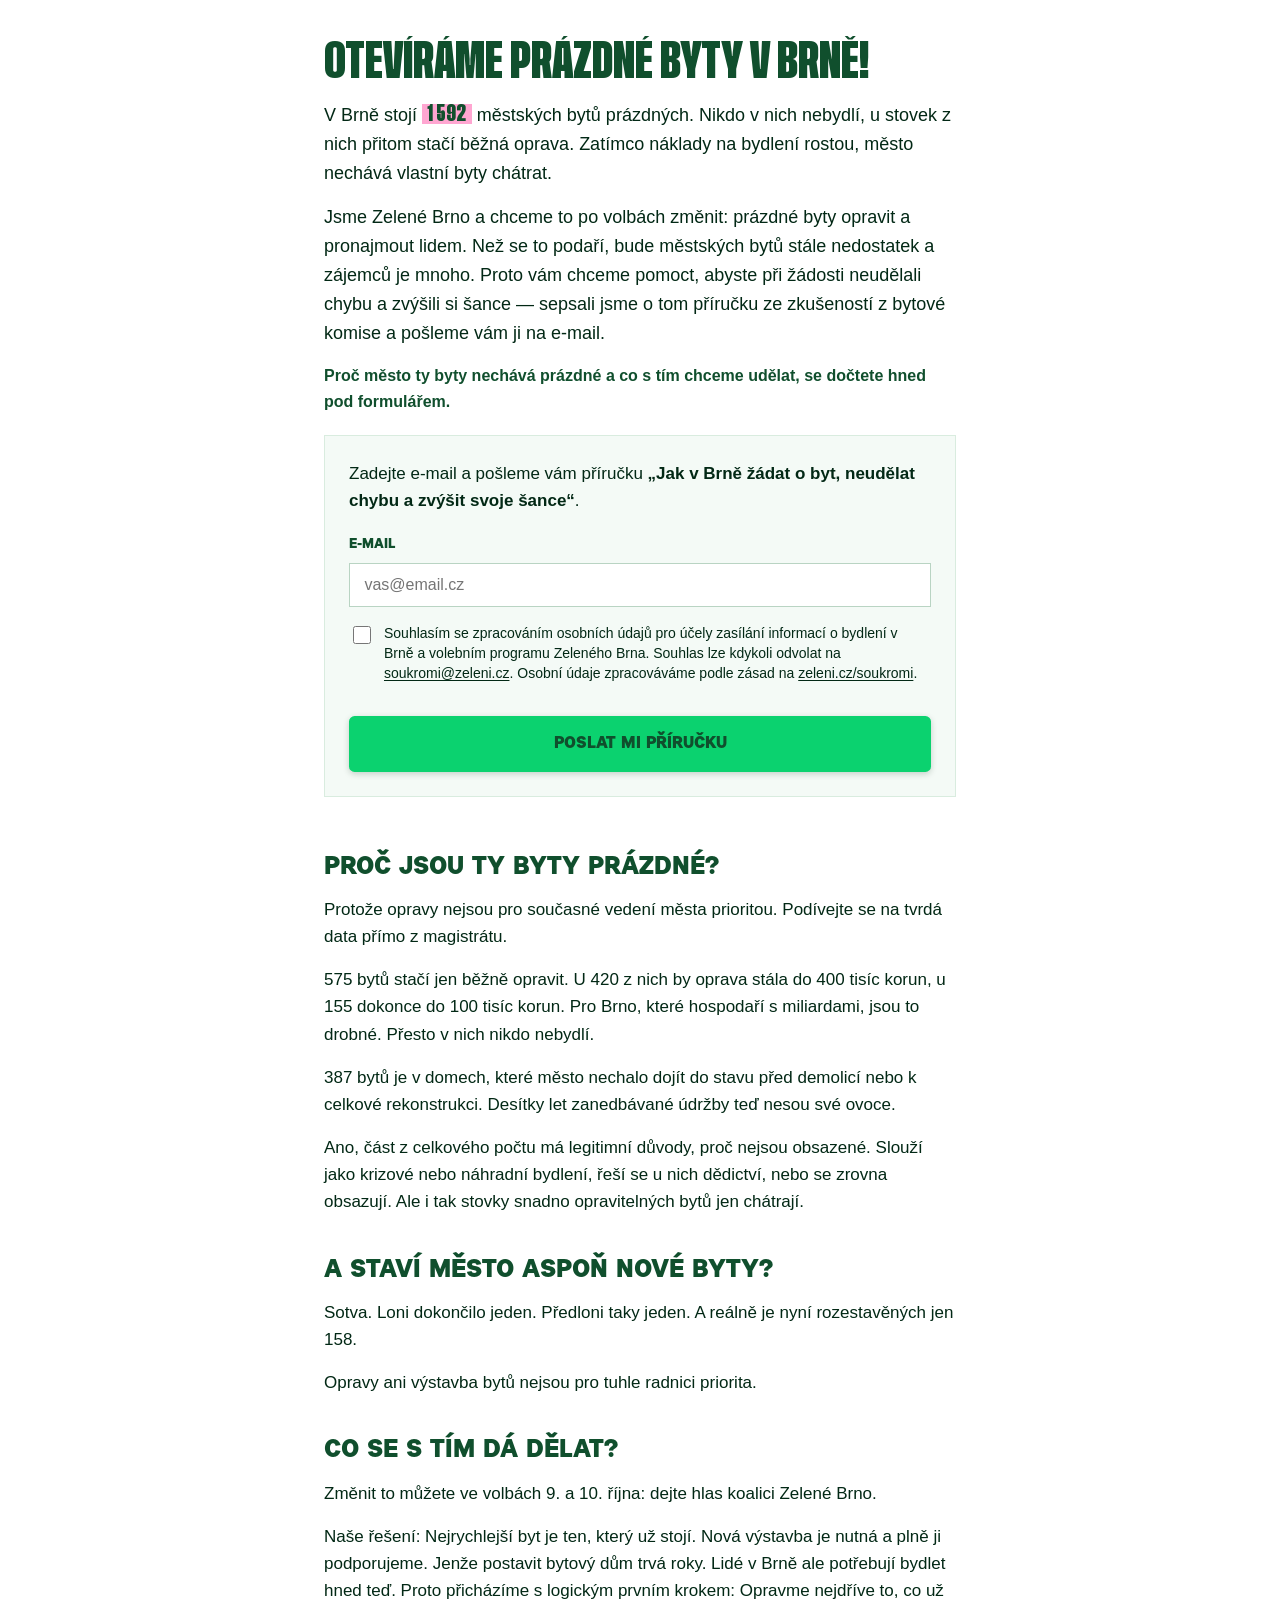
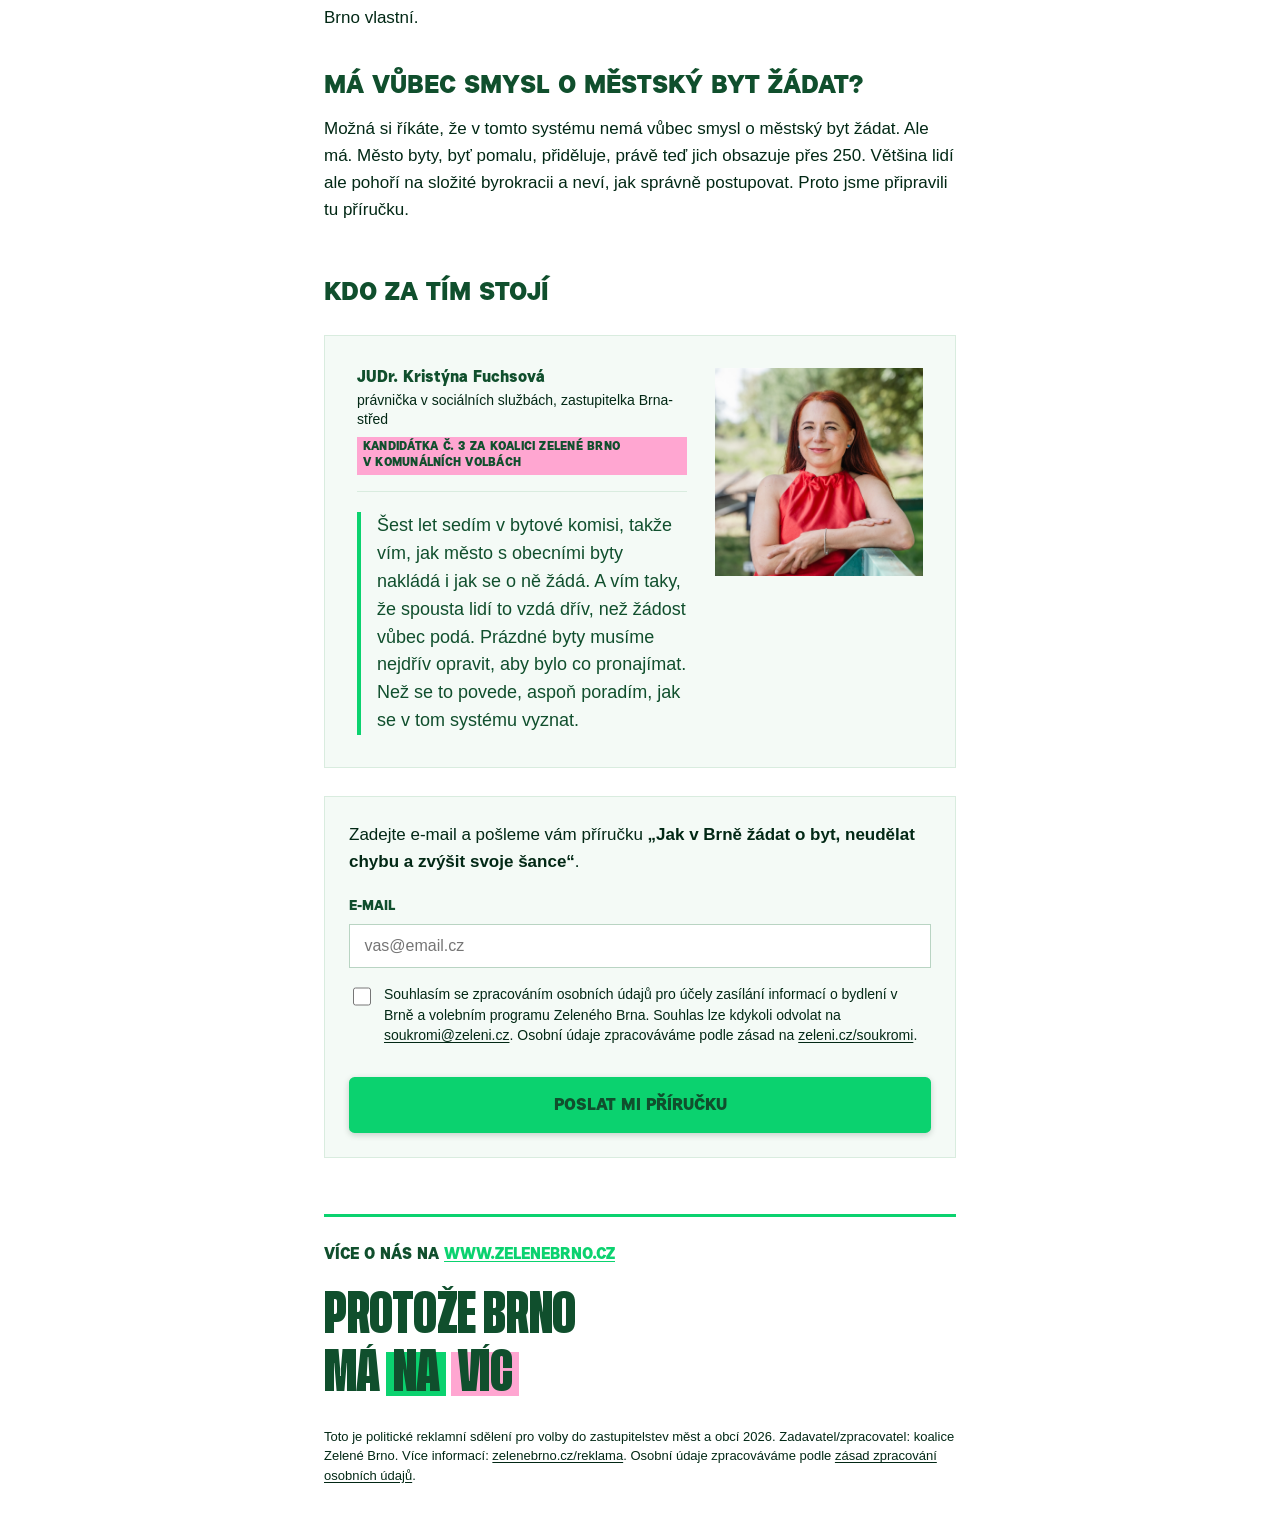
<file: index.html>
<!doctype html>
<html lang="cs">
<head>
<meta charset="utf-8">
<meta name="viewport" content="width=device-width, initial-scale=1">
<title>Otevíráme prázdné byty v Brně</title>
<meta name="description" content="V Brně stojí 1 592 prázdných městských bytů, ve kterých nikdo nebydlí. Zjistěte proč – a jak požádat o městský byt.">
<link rel="canonical" href="https://www.prazdnebytybrno.cz/">
<meta name="theme-color" content="#0bd26f">

<!-- Open Graph / náhled při sdílení (WhatsApp, Messenger…) -->
<meta property="og:type" content="website">
<meta property="og:locale" content="cs_CZ">
<meta property="og:site_name" content="Zelené Brno">
<meta property="og:url" content="https://www.prazdnebytybrno.cz/">
<meta property="og:title" content="Otevíráme prázdné byty v Brně">
<meta property="og:description" content="V Brně stojí 1 592 prázdných městských bytů, ve kterých nikdo nebydlí. Zjistěte proč – a jak požádat o městský byt.">
<meta property="og:image" content="https://www.prazdnebytybrno.cz/images/og-image.png">
<meta property="og:image:width" content="1200">
<meta property="og:image:height" content="630">
<meta property="og:image:alt" content="Brno má 1 592 prázdných městských bytů. Proč? Dozvíte se na prazdnebytybrno.cz">
<meta name="twitter:card" content="summary_large_image">

<!-- Favicon: motiv klíče, viz zadání sekce 6 -->
<link rel="icon" type="image/svg+xml" href="favicon.svg">
<link rel="icon" type="image/png" sizes="32x32" href="favicon-32.png">
<link rel="apple-touch-icon" sizes="180x180" href="apple-touch-icon.png">

<link rel="preload" href="fonts/TuskerGrotesk-5700Bold.woff2" as="font" type="font/woff2" crossorigin>
<link rel="stylesheet" href="css/style.css?v=3">

<script>
/* Výběr varianty podle utm_source. Musí běžet synchronně v <head>, ještě než
   se vykreslí <body>, jinak by na zlomek sekundy problikla výchozí varianta
   všem (viz zadání sekce 6, "Pravidla výběru varianty"). */
(function () {
  var ALLOWED = ["klic", "plakat", "mhd", "ig", "fb", "manychat", "share"];
  // Další utm_source hodnoty, které mají spustit stejnou variantu obsahu
  // jako klíčová z ALLOWED (typicky další odkaz/kanál pro tutéž kampaň).
  var ALIASES = { klic1: "klic", klic2: "klic", letak: "mhd" };
  var value = "default";
  var utmSource = "";
  try {
    var raw = new URLSearchParams(window.location.search).get("utm_source") || "";
    var normalized = raw.toLowerCase().trim();
    utmSource = normalized;
    var resolved = ALIASES[normalized] || normalized;
    if (ALLOWED.indexOf(resolved) !== -1) {
      value = resolved;
    }
  } catch (e) {
    /* poškozený query string apod. -> zůstává default */
  }
  document.documentElement.classList.add("variant-" + value);
  // variant řídí obsah stránky (jen hodnoty z ALLOWED), utmSource jde beze
  // změny do Action Network jako zdroj — i když do whitelistu nezapadá.
  window.__pbb = { variant: value, utmSource: utmSource };
})();
</script>
</head>
<body>
<noscript>
  <div class="wrap" style="padding-top:2rem">
    <h1>Otevíráme prázdné byty v Brně!</h1>
    <p>V Brně stojí 1 592 městských bytů prázdných. Nikdo v nich nebydlí, u stovek z nich přitom stačí běžná oprava. Zatímco náklady na bydlení rostou, město nechává vlastní byty chátrat.</p>
    <p>Tahle stránka potřebuje pro odeslání e-mailu a zobrazení obsahu zapnutý JavaScript.</p>
  </div>
</noscript>

<main class="wrap">

  <!-- ===== HERO — varianty hlavy ===== -->
  <section class="hero">

    <!-- Default, MHD i leták sdílejí jednu hlavu — liší se jen v měření zdroje. -->
    <div data-variant-block="default">
      <h1>Otevíráme prázdné byty v Brně!</h1>
      <p>V Brně stojí <span class="num-highlight">1&nbsp;592</span> městských bytů prázdných. Nikdo v nich nebydlí, u stovek z nich přitom stačí běžná oprava. Zatímco náklady na bydlení rostou, město nechává vlastní byty chátrat.</p>
      <p>Jsme Zelené Brno a chceme to po volbách změnit: prázdné byty opravit a pronajmout lidem. Než se to podaří, bude městských bytů stále nedostatek a zájemců je mnoho. Proto vám chceme pomoct, abyste při žádosti neudělali chybu a zvýšili si šance — sepsali jsme o tom příručku ze zkušeností z bytové komise a pošleme vám ji na e-mail.</p>
      <p class="signpost">Proč město ty byty nechává prázdné a co s tím chceme udělat, se dočtete hned pod formulářem.</p>
    </div>

    <div data-variant-block="plakat">
      <h1>Otevíráme prázdné byty v Brně!</h1>
      <p>Proč město nechává <span class="num-highlight">1&nbsp;592</span> svých bytů prázdných, zatímco náklady na bydlení v Brně raketově rostou?</p>
      <p>Odpověď najdete níž na téhle stránce. Čeká tam na vás i příručka „Jak v Brně žádat o byt, neudělat chybu a zvýšit svoje šance“ — protože městských bytů není dostatek, je o to důležitější podat žádost správně.</p>

      <div class="choice-buttons">
        <a class="btn-choice" href="#form-bottom" data-umami-event="volba_prirucka">Chci příručku</a>
        <a class="btn-choice btn-choice--secondary" href="#proc-jsou-prazdne" data-umami-event="volba_proc">Nejprve chci vědět, proč jsou byty prázdné</a>
      </div>
    </div>

    <div data-variant-block="klic">
      <h1>Otevíráme prázdné byty v Brně!</h1>
      <p>Právě jste našli symbolický klíč od městského bytu, ve kterém nikdo nebydlí. Možná roky. A zdaleka není jediný.</p>

      <p><strong>Tipněte si: kolik prázdných městských bytů je v Brně?</strong></p>
      <div class="quiz-buttons" id="quiz-buttons">
        <button type="button" data-guess="do-500">do 500</button>
        <button type="button" data-guess="kolem-1000">kolem 1 000</button>
        <button type="button" data-guess="pres-1500">přes 1 500</button>
      </div>

      <div class="quiz-answer" id="quiz-answer">
        <p>Je jich <span class="num-highlight">1&nbsp;592</span>. Tolik bytů ve vlastnictví města stojí prázdných, zatímco tisíce lidí v Brně shánějí bydlení za rozumnou cenu.</p>
        <p class="brand-reveal">Jsme Zelené Brno a tenhle problém nás štve stejně jako vás. Po volbách chceme prázdné byty urychleně opravit a pronajmout lidem.</p>
        <p>Klíč, který jste našli, si nechte jako dárek — funguje jako žeton do vozíku v supermarketu. A na konci stránky na vás čeká ještě jedna praktická věc: příručka „Jak v Brně žádat o byt, neudělat chybu a zvýšit svoje šance“. Protože městských bytů není dostatek, je o to důležitější při žádosti postupovat správně. Tato příručka vám pomůže.</p>

        <div class="choice-buttons">
          <a class="btn-choice" href="#form-bottom" data-umami-event="volba_prirucka">Chci příručku</a>
          <a class="btn-choice btn-choice--secondary" href="#proc-jsou-prazdne" data-umami-event="volba_proc">Nejprve chci vědět, proč jsou byty prázdné</a>
        </div>
      </div>
    </div>

  </section>

  <!-- ===== Formulář nahoře (jen default/mhd/letak/ig/fb/manychat/share) ===== -->
  <div data-form-top>
    <div class="form-block" data-form-instance="top" id="form-top"></div>
  </div>

  <!-- ===== Společná sekce ===== -->
  <section class="section">
    <h2 id="proc-jsou-prazdne">Proč jsou ty byty prázdné?</h2>
    <p>Protože opravy nejsou pro současné vedení města prioritou. Podívejte se na tvrdá data přímo z magistrátu.</p>
    <p>575 bytů stačí jen běžně opravit. U 420 z nich by oprava stála do 400 tisíc korun, u 155 dokonce do 100 tisíc korun. Pro Brno, které hospodaří s miliardami, jsou to drobné. Přesto v nich nikdo nebydlí.</p>
    <p>387 bytů je v domech, které město nechalo dojít do stavu před demolicí nebo k celkové rekonstrukci. Desítky let zanedbávané údržby teď nesou své ovoce.</p>
    <p>Ano, část z celkového počtu má legitimní důvody, proč nejsou obsazené. Slouží jako krizové nebo náhradní bydlení, řeší se u nich dědictví, nebo se zrovna obsazují. Ale i tak stovky snadno opravitelných bytů jen chátrají.</p>

    <h2>A staví město aspoň nové byty?</h2>
    <p>Sotva. Loni dokončilo jeden. Předloni taky jeden. A reálně je nyní rozestavěných jen 158.</p>
    <p>Opravy ani výstavba bytů nejsou pro tuhle radnici priorita.</p>

    <h2>Co se s tím dá dělat?</h2>
    <p>Změnit to můžete ve volbách 9. a 10. října: dejte hlas koalici Zelené Brno.</p>
    <p>Naše řešení: Nejrychlejší byt je ten, který už stojí. Nová výstavba je nutná a plně ji podporujeme. Jenže postavit bytový dům trvá roky. Lidé v Brně ale potřebují bydlet hned teď. Proto přicházíme s logickým prvním krokem: Opravme nejdříve to, co už Brno vlastní.</p>

    <h2>Má vůbec smysl o městský byt žádat?</h2>
    <p>Možná si říkáte, že v tomto systému nemá vůbec smysl o městský byt žádat. Ale má. Město byty, byť pomalu, přiděluje, právě teď jich obsazuje přes 250. Většina lidí ale pohoří na složité byrokracii a neví, jak správně postupovat. Proto jsme připravili tu příručku.</p>
  </section>

  <!-- ===== Kdo za tím stojí ===== -->
  <section class="section">
    <h2>Kdo za tím stojí</h2>
    <figure class="author-card">
      <img class="author-photo" src="images/kristyna-fuchsova.jpg" width="916" height="915" alt="JUDr. Kristýna Fuchsová">
      <div class="author-body">
        <figcaption class="author-caption">
          <cite class="author-name">JUDr. Kristýna Fuchsová</cite>
          <span class="author-role">právnička v sociálních službách, zastupitelka Brna-střed</span>
          <span class="author-candidate">kandidátka č.&nbsp;3 za koalici Zelené Brno v&nbsp;komunálních volbách</span>
        </figcaption>
        <blockquote class="author-quote">
          <p>Šest let sedím v bytové komisi, takže vím, jak město s obecními byty nakládá i jak se o ně žádá. A vím taky, že spousta lidí to vzdá dřív, než žádost vůbec podá. Prázdné byty musíme nejdřív opravit, aby bylo co pronajímat. Než se to povede, aspoň poradím, jak se v tom systému vyznat.</p>
        </blockquote>
      </div>
    </figure>
  </section>

  <!-- ===== Formulář dole (vždy) ===== -->
  <div class="form-block" data-form-instance="bottom" id="form-bottom"></div>

  <!-- ===== Patička ===== -->
  <footer class="refrain-bar">
    <p class="footer-links">
      Více o nás na <a href="https://zelenebrno.cz/">www.zelenebrno.cz</a>
    </p>

    <div class="refrain" role="img" aria-label="Protože Brno má na víc">
      <span class="refrain-line">PROTOŽE BRNO</span>
      <span class="refrain-line"><span class="refrain-word">MÁ</span><span class="plate plate--green">NA</span><span class="plate plate--pink">VÍC</span></span>
    </div>
    <!-- TODO: nahradit finální vektorovou grafikou refrénu od grafika (v křivkách), viz zadání sekce 5.
         Zatím je refrén sázen živým textem ve stejném fontu jako vizuální náhrada. -->

    <p class="legal-text">
      Toto je politické reklamní sdělení pro volby do zastupitelstev měst a obcí 2026. Zadavatel/zpracovatel: koalice Zelené Brno. Více informací: <a href="https://zelenebrno.cz/reklama/">zelenebrno.cz/reklama</a>. Osobní údaje zpracováváme podle <a href="https://zeleni.cz/soukromi">zásad zpracování osobních údajů</a>.
    </p>
  </footer>

</main>

<!-- Šablona formuláře: shared komponenta, klonuje se do #form-top a #form-bottom, viz js/script.js -->
<template id="form-template">
  <div class="form-body">
    <p>Zadejte e-mail a pošleme vám příručku <strong>„Jak v Brně žádat o byt, neudělat chybu a zvýšit svoje šance“</strong>.</p>
    <form novalidate>
      <div class="hp-field" aria-hidden="true">
        <label>Nevyplňujte, pokud jste člověk
          <input type="text" name="website" data-field="website" tabindex="-1" autocomplete="off">
        </label>
      </div>

      <div class="form-row">
        <label>E-mail
          <input type="email" name="email" data-field="email" required autocomplete="email" placeholder="vas@email.cz">
        </label>
        <div class="field-error" data-role="email-error">Zadejte prosím platný e-mail.</div>
      </div>

      <label class="consent-row">
        <input type="checkbox" name="consent" data-field="consent">
        <span class="consent-text">Souhlasím se zpracováním osobních údajů pro účely zasílání informací o bydlení v Brně a volebním programu Zeleného Brna. Souhlas lze kdykoli odvolat na <a href="mailto:soukromi@zeleni.cz">soukromi@zeleni.cz</a>. Osobní údaje zpracováváme podle zásad na <a href="https://zeleni.cz/soukromi">zeleni.cz/soukromi</a>.</span>
      </label>
      <div class="field-error" data-role="consent-error">Pro odeslání je potřeba zaškrtnout souhlas se zpracováním osobních údajů.</div>

      <div class="form-message" data-role="form-message">Nepodařilo se to uložit, zkuste to prosím znovu.</div>
      <button type="submit" class="btn-submit" data-role="submit">Poslat mi příručku</button>
    </form>
  </div>

  <div class="form-confirmation" data-role="confirmation-top">
    <p>Hotovo, příručku máte ve schránce. Než ji otevřete, přečtěte si, proč v Brně stojí 1&nbsp;592 bytů prázdných.</p>
  </div>

  <div class="form-confirmation" data-role="confirmation-bottom">
    <!-- Když člověk odeslal nahoře, potvrzení už četl a tady by se opakovalo.
         Skryje se, viz .is-druhotne v js/script.js. -->
    <p data-role="hotovo">Hotovo, příručku máte ve schránce.</p>
    <p>Pošlete tuhle stránku někomu, kdo v Brně řeší bydlení.</p>
    <div class="share-buttons" data-role="share-buttons">
      <button type="button" data-share="primary">Sdílet</button>
    </div>
  </div>
</template>

<script src="js/script.js" defer></script>
<!-- Umami Cloud, bezplatný tarif — bez cookies, viz zadání sekce 7 "Měření návštěvnosti". -->
<script defer src="https://cloud.umami.is/script.js" data-website-id="62a01224-ac96-45a6-869b-b391063c22ae"></script>
</body>
</html>
</file>
<file: css/style.css>
/* Zelené Brno — Otevíráme prázdné byty v Brně
   Barvy a fonty dle grafického manuálu Zelené Brno 2026 (viz zadani-prazdne-byty-brno.md, sekce 5) */

@font-face {
  font-family: "Tusker Grotesk";
  src:
    url("../fonts/TuskerGrotesk-5700Bold.woff2") format("woff2"),
    url("../fonts/TuskerGrotesk-5700Bold.woff") format("woff");
  font-weight: 700;
  font-style: normal;
  font-display: swap;
}

@font-face {
  font-family: "Urban Grotesk Black";
  src: url("../fonts/Urban-Grotesk-Black.otf") format("opentype");
  font-weight: 900;
  font-style: normal;
  font-display: swap;
}

:root {
  --color-bg: #ffffff;
  --color-headline: #104f2d;
  --color-text: #022815;
  --color-accent: #0bd26f;
  --color-highlight: #ffa6d1;
  --color-error: #b3001b;
  --font-display: "Tusker Grotesk", "Arial Narrow", sans-serif;
  --font-label: "Urban Grotesk Black", "Arial Black", sans-serif;
  --font-body:
    -apple-system, BlinkMacSystemFont, "Segoe UI", Roboto, "Helvetica Neue",
    Arial, sans-serif;
  --content-width: 42rem;
}

* {
  box-sizing: border-box;
}

html {
  scroll-behavior: smooth;
}

@media (prefers-reduced-motion: reduce) {
  * {
    transition: none !important;
  }

  html {
    scroll-behavior: auto;
  }
}

html,
body {
  margin: 0;
  padding: 0;
}

body {
  background: var(--color-bg);
  color: var(--color-text);
  font-family: var(--font-body);
  font-size: 1.0625rem;
  line-height: 1.6;
  -webkit-font-smoothing: antialiased;
}

img {
  max-width: 100%;
  display: block;
}

a {
  color: var(--color-accent);
  text-decoration: underline;
  text-underline-offset: 0.15em;
}

a:hover {
  text-decoration-thickness: 2px;
}

.wrap {
  max-width: var(--content-width);
  margin: 0 auto;
  padding: 0 1.25rem;
}

/* --- Nadpisy --- */

h1,
.h1 {
  font-family: var(--font-display);
  font-weight: 700;
  color: var(--color-headline);
  font-size: clamp(1.5rem, 4.6vw, 2.5rem);
  line-height: 1.1;
  text-transform: uppercase;
  text-wrap: balance;
  margin: 0 0 1rem;
}

h2,
.h2 {
  font-family: var(--font-label);
  font-weight: 900;
  color: var(--color-headline);
  font-size: clamp(1.25rem, 4vw, 1.625rem);
  line-height: 1.2;
  text-transform: uppercase;
  margin: 2.5rem 0 0.75rem;
}

/* První nadpis v sekci nepotřebuje vlastní horní mezeru — sčítala by se
   s odsazením sekce a vznikla by zbytečně velká díra. */
.section > h2:first-child {
  margin-top: 0;
}

p {
  margin: 0 0 1rem;
}

/* Číslo 1 592: Tusker Grotesk + růžová plocha jako zvýraznění pod tmavým textem */
.num-highlight {
  font-family: var(--font-display);
  font-weight: 700;
  color: var(--color-headline);
  background: var(--color-highlight);
  padding: 0.05em 0.3em;
  white-space: nowrap;
}

/* --- Hero (hlava nad ohybem) --- */

.hero {
  padding: 2.5rem 0 0.5rem;
}

.hero p {
  font-size: 1.125rem;
}

/* Rozcestník: ohlásí dopředu, co čtenáře čeká dál. U variant s formulářem
   nahoře upozorní, že argumentace pokračuje pod ním; u plakátu a klíče
   naopak upoutá na příručku na konci stránky, kam by jinak nikdo nedošel. */
.hero p.signpost {
  font-size: 1rem;
  color: var(--color-headline);
  font-weight: 600;
  margin-bottom: 0;
}

.hero p.signpost a {
  color: var(--color-headline);
}

/* Skrýt varianty hlavy dokud JS nerozhodne, aby nedošlo k probliknutí špatné varianty */
[data-variant-block] {
  display: none;
}

html.variant-default [data-variant-block~="default"],
html.variant-ig [data-variant-block~="default"],
html.variant-fb [data-variant-block~="default"],
html.variant-share [data-variant-block~="default"],
html.variant-mhd [data-variant-block~="default"],
html.variant-letak [data-variant-block~="default"],
html.variant-plakat [data-variant-block~="plakat"],
html.variant-klic [data-variant-block~="klic"] {
  display: block;
}

/* ManyChat (odběratelé aktualizací): text před formulářem už znají, takže
   dostanou jen formulář bez titulku a úvodu. Zbytek stránky pod ním zůstává. */
html.variant-manychat .hero {
  display: none;
}

html.variant-manychat [data-form-top] {
  padding-top: 2.5rem;
}

/* Formulář nahoře jen u variant default-like a mhd/letak, ne u plakátu a klíče */
[data-form-top] {
  display: none;
}

html.variant-default [data-form-top],
html.variant-ig [data-form-top],
html.variant-fb [data-form-top],
html.variant-manychat [data-form-top],
html.variant-share [data-form-top],
html.variant-mhd [data-form-top],
html.variant-letak [data-form-top] {
  display: block;
}

/* Dokud JS nerozhodl o variantě (žádná html.variant-* třída), nic z hero neukazuj,
   aby default varianta nenaskočila na půl sekundy všem */
html:not([class*="variant-"]) [data-variant-block],
html:not([class*="variant-"]) [data-form-top] {
  display: none !important;
}

/* --- Kvíz (varianta klíč) --- */

.quiz-buttons {
  display: flex;
  flex-wrap: wrap;
  gap: 0.75rem;
  margin: 1.25rem 0 1.5rem;
}

.quiz-buttons button {
  flex: 1 1 8rem;
  min-height: 3.25rem;
  font-family: var(--font-label);
  font-weight: 900;
  text-transform: uppercase;
  font-size: 1rem;
  text-align: center;
  background: var(--color-accent);
  color: var(--color-headline);
  border: 2px solid var(--color-accent);
  border-radius: 0.35rem;
  padding: 0.8em 1.2em;
  cursor: pointer;
  box-shadow: 0 2px 5px rgba(2, 40, 21, 0.18);
  transition:
    transform 0.12s ease,
    box-shadow 0.12s ease,
    background 0.12s ease;
}

.quiz-buttons button:hover,
.quiz-buttons button:focus-visible {
  background: var(--color-headline);
  border-color: var(--color-headline);
  color: #fff;
  box-shadow: 0 4px 10px rgba(2, 40, 21, 0.25);
  transform: translateY(-1px);
}

.quiz-buttons button:active {
  box-shadow: 0 1px 2px rgba(2, 40, 21, 0.2);
  transform: translateY(1px);
}

/* Rozcestí po odhalení odpovědi: kdo chce příručku, nemusí prolézat celou
   argumentaci. Hlavní volbou zůstává příručka, druhá je jen obtažená, aby
   si obě navzájem nekonkurovaly. */
.choice-buttons {
  display: flex;
  flex-wrap: wrap;
  gap: 0.75rem;
  margin: 1.5rem 0 0.5rem;
}

.btn-choice {
  flex: 1 1 12rem;
  min-height: 3.25rem;
  display: flex;
  align-items: center;
  justify-content: center;
  text-align: center;
  font-family: var(--font-label);
  font-weight: 900;
  font-size: 0.9375rem;
  text-transform: uppercase;
  text-decoration: none;
  line-height: 1.2;
  padding: 0.7em 1.1em;
  background: var(--color-accent);
  color: var(--color-headline);
  border: 2px solid var(--color-accent);
  border-radius: 0.35rem;
  box-shadow: 0 2px 5px rgba(2, 40, 21, 0.18);
  transition:
    transform 0.12s ease,
    box-shadow 0.12s ease,
    background 0.12s ease;
}

.btn-choice--secondary {
  background: transparent;
  border-color: var(--color-headline);
  box-shadow: none;
}

.btn-choice:hover,
.btn-choice:focus-visible {
  background: var(--color-headline);
  border-color: var(--color-headline);
  color: #fff;
  transform: translateY(-1px);
}

.btn-choice:active {
  transform: translateY(1px);
}

.quiz-answer {
  display: none;
}

.quiz-answer.is-visible {
  display: block;
}

/* Okamžik odhalení značky — klíč ji podle zadání (sekce 4) záměrně nenese,
   prozradí se až tady. Proto stojí samostatně, ne na konci odstavce. */
.brand-reveal {
  font-family: var(--font-label);
  font-weight: 900;
  font-size: 1.125rem;
  line-height: 1.35;
  color: var(--color-headline);
  margin-top: 1.25rem;
  padding-left: 1rem;
  border-left: 4px solid var(--color-accent);
}

/* --- Sekce --- */

.section {
  padding: 1.5rem 0 1rem;
}


/* --- Kdo za tím stojí --- */

.author-card {
  display: flex;
  flex-direction: column;
  gap: 1.5rem;
  margin: 1.5rem 0 0;
  padding: 1.75rem;
  background: #f4faf6;
  border: 1px solid #d9ecdf;
}

.author-photo {
  width: 100%;
  max-width: 15rem;
  aspect-ratio: 1;
  height: auto;
  align-self: center;
  object-fit: cover;
  object-position: center top;
}

.author-body {
  min-width: 0;
}

.author-quote {
  margin: 0;
  padding: 0 0 0 1rem;
  border-left: 4px solid var(--color-accent);
}

.author-quote p {
  margin: 0;
  font-size: 1.0625rem;
  line-height: 1.55;
  color: var(--color-headline);
}

.author-caption {
  margin-bottom: 1.25rem;
  padding-bottom: 1rem;
  border-bottom: 1px solid #d9ecdf;
}

.author-name {
  display: block;
  font-family: var(--font-label);
  font-weight: 900;
  font-style: normal;
  font-size: 1rem;
  line-height: 1.25;
  color: var(--color-headline);
}

.author-role {
  display: block;
  font-size: 0.875rem;
  line-height: 1.35;
  margin-top: 0.2rem;
  color: var(--color-text);
}

.author-candidate {
  display: inline-block;
  font-family: var(--font-label);
  font-weight: 900;
  text-transform: uppercase;
  font-size: 0.75rem;
  line-height: 1.3;
  letter-spacing: 0.02em;
  margin-top: 0.5rem;
  padding: 0.3em 0.5em;
  background: var(--color-highlight);
  color: var(--color-headline);
}

@media (min-width: 40rem) {
  /* Fotka vpravo, text vlevo. Ve zdrojovém kódu zůstává fotka první, aby ji
     odečítač obrazovky i mobilní rozvržení bralo jako úvod bloku. */
  .author-card {
    flex-direction: row-reverse;
    align-items: flex-start;
    gap: 1.75rem;
    padding: 2rem;
  }

  .author-photo {
    width: 13rem;
    max-width: none;
    flex-shrink: 0;
    align-self: flex-start;
  }

  .author-quote p {
    font-size: 1.125rem;
  }
}

/* --- Formulář --- */

.form-block {
  background: #f4faf6;
  border: 1px solid #d9ecdf;
  padding: 1.5rem;
  margin: 0.75rem 0 2rem;
}

.form-block > .form-body > p:first-child {
  margin-bottom: 1.25rem;
}

.form-row {
  margin-bottom: 1rem;
}

.form-row label {
  display: block;
  font-family: var(--font-label);
  font-weight: 900;
  font-size: 0.875rem;
  text-transform: uppercase;
  color: var(--color-headline);
  margin-bottom: 0.4rem;
}

.form-row input[type="email"] {
  display: block;
  width: 100%;
  font-size: 1rem;
  font-family: var(--font-body);
  font-weight: 400;
  text-transform: none;
  margin-top: 0.4rem;
  padding: 0.75em 0.9em;
  border: 1.5px solid #b9d4c3;
  background: #fff;
  color: var(--color-text);
}

.form-row input[type="email"]:focus {
  outline: 2px solid var(--color-accent);
  outline-offset: 1px;
}

.field-error {
  color: var(--color-error);
  font-size: 0.875rem;
  margin-top: 0.4rem;
  display: none;
}

.field-error.is-visible {
  display: block;
}

.consent-row {
  display: flex;
  align-items: flex-start;
  gap: 0.6rem;
  margin-bottom: 0.5rem;
  cursor: pointer;
}

.consent-row input[type="checkbox"] {
  width: 1.15rem;
  height: 1.15rem;
  margin-top: 0.2rem;
  accent-color: var(--color-accent);
  flex-shrink: 0;
}

.consent-row .consent-text {
  font-size: 0.875rem;
  line-height: 1.45;
  font-weight: 400;
}

.consent-row .consent-text a {
  color: inherit;
  text-decoration: underline;
}

/* Honeypot: skryté pole, mimo obrazovku, nikoli display:none (aby ho nešlo takto odhalit boty čtením computed style) */
.hp-field {
  position: absolute;
  left: -9999px;
  top: -9999px;
  width: 1px;
  height: 1px;
  overflow: hidden;
}

.btn-submit {
  width: 100%;
  min-height: 3.5rem;
  margin-top: 1.5rem;
  font-family: var(--font-label);
  font-weight: 900;
  text-transform: uppercase;
  font-size: 1.0625rem;
  text-align: center;
  background: var(--color-accent);
  color: var(--color-headline);
  border: 2px solid var(--color-accent);
  border-radius: 0.35rem;
  padding: 0.9em 1.2em;
  cursor: pointer;
  box-shadow: 0 2px 6px rgba(2, 40, 21, 0.2);
  transition:
    transform 0.12s ease,
    box-shadow 0.12s ease,
    background 0.12s ease;
}

.btn-submit:hover:not(:disabled),
.btn-submit:focus-visible:not(:disabled) {
  background: var(--color-headline);
  border-color: var(--color-headline);
  color: #fff;
  box-shadow: 0 4px 12px rgba(2, 40, 21, 0.28);
  transform: translateY(-1px);
}

.btn-submit:active:not(:disabled) {
  box-shadow: 0 1px 2px rgba(2, 40, 21, 0.2);
  transform: translateY(1px);
}

.btn-submit:disabled {
  opacity: 0.7;
  cursor: default;
  box-shadow: none;
}

.form-message {
  color: var(--color-error);
  font-size: 0.9375rem;
  margin: 0.75rem 0;
  display: none;
}

.form-message.is-visible {
  display: block;
}

.form-confirmation {
  display: none;
}

.form-confirmation p {
  font-size: 1.0625rem;
}

.form-block.is-confirmed .form-body {
  display: none;
}

.form-block.is-confirmed .form-confirmation {
  display: block;
}

/* Blok, který člověk neodeslal — potvrzení "Hotovo" už četl u toho druhého */
.form-block.is-druhotne [data-role="hotovo"] {
  display: none;
}

/* --- Sdílení (jen dolní potvrzení) --- */

.share-buttons {
  display: flex;
  flex-wrap: wrap;
  gap: 0.6rem;
  margin-top: 1.25rem;
}

.share-buttons button {
  flex: 1 1 10rem;
  min-height: 3.25rem;
  font-family: var(--font-label);
  font-weight: 900;
  font-size: 1rem;
  text-transform: uppercase;
  text-align: center;
  background: var(--color-accent);
  color: var(--color-headline);
  border: 2px solid var(--color-accent);
  border-radius: 0.35rem;
  padding: 0.8em 1.2em;
  cursor: pointer;
  box-shadow: 0 2px 5px rgba(2, 40, 21, 0.18);
  transition:
    transform 0.12s ease,
    box-shadow 0.12s ease,
    background 0.12s ease;
}

.share-buttons button:hover,
.share-buttons button:focus-visible {
  background: var(--color-headline);
  border-color: var(--color-headline);
  color: #fff;
  box-shadow: 0 4px 10px rgba(2, 40, 21, 0.25);
  transform: translateY(-1px);
}

.share-buttons button:active {
  box-shadow: 0 1px 2px rgba(2, 40, 21, 0.2);
  transform: translateY(1px);
}

/* --- Refrén (spodní lišta) --- */

.refrain-bar {
  margin-top: 3.5rem;
  padding: 1.75rem 0 2rem;
  border-top: 3px solid var(--color-accent);
}

/* Refrén kampaně. Zadání (sekce 5) ho předepisuje jako hotový grafický prvek
   v křivkách — tohle je jeho dočasná rekonstrukce v HTML, dokud nedorazí
   finální SVG od grafika. Pak se celý blok nahradí za <img src="images/refren.svg">. */
.refrain {
  font-family: var(--font-display);
  font-weight: 700;
  text-transform: uppercase;
  font-size: clamp(1.75rem, 7vw, 2.75rem);
  /* Plochy pod NA a VÍC jsou inline pozadí, jejich výška se řídí metrikou
     fontu, ne řádkem. Line-height proto musí nechat mezi řádky dost místa,
     aby se plochy nedotýkaly. */
  line-height: 1.32;
  letter-spacing: -0.01em;
  color: var(--color-headline);
  margin-bottom: 1.5rem;
}

.refrain-line {
  display: block;
  white-space: nowrap;
}

.refrain-word {
  margin-right: 0.16em;
}

.refrain .plate {
  padding: 0 0.16em;
  margin-right: 0.1em;
  color: var(--color-headline);
}

.refrain .plate:last-child {
  margin-right: 0;
}

.refrain .plate--green {
  background: var(--color-accent);
}

.refrain .plate--pink {
  background: var(--color-highlight);
}

.footer-links {
  font-family: var(--font-label);
  font-weight: 900;
  text-transform: uppercase;
  font-size: 1rem;
  line-height: 1.35;
  color: var(--color-headline);
  margin: 0 0 1.25rem;
}

.legal-text {
  font-size: 0.8125rem;
  color: var(--color-text);
  line-height: 1.5;
  margin: 0;
}

/* Legal text musí být čitelný a odkazy proklikávací (viz zadání sekce 6),
   proto zůstávají podtržené v barvě běžného textu, ne v zelené. */
.legal-text a {
  color: var(--color-text);
}
</file>
